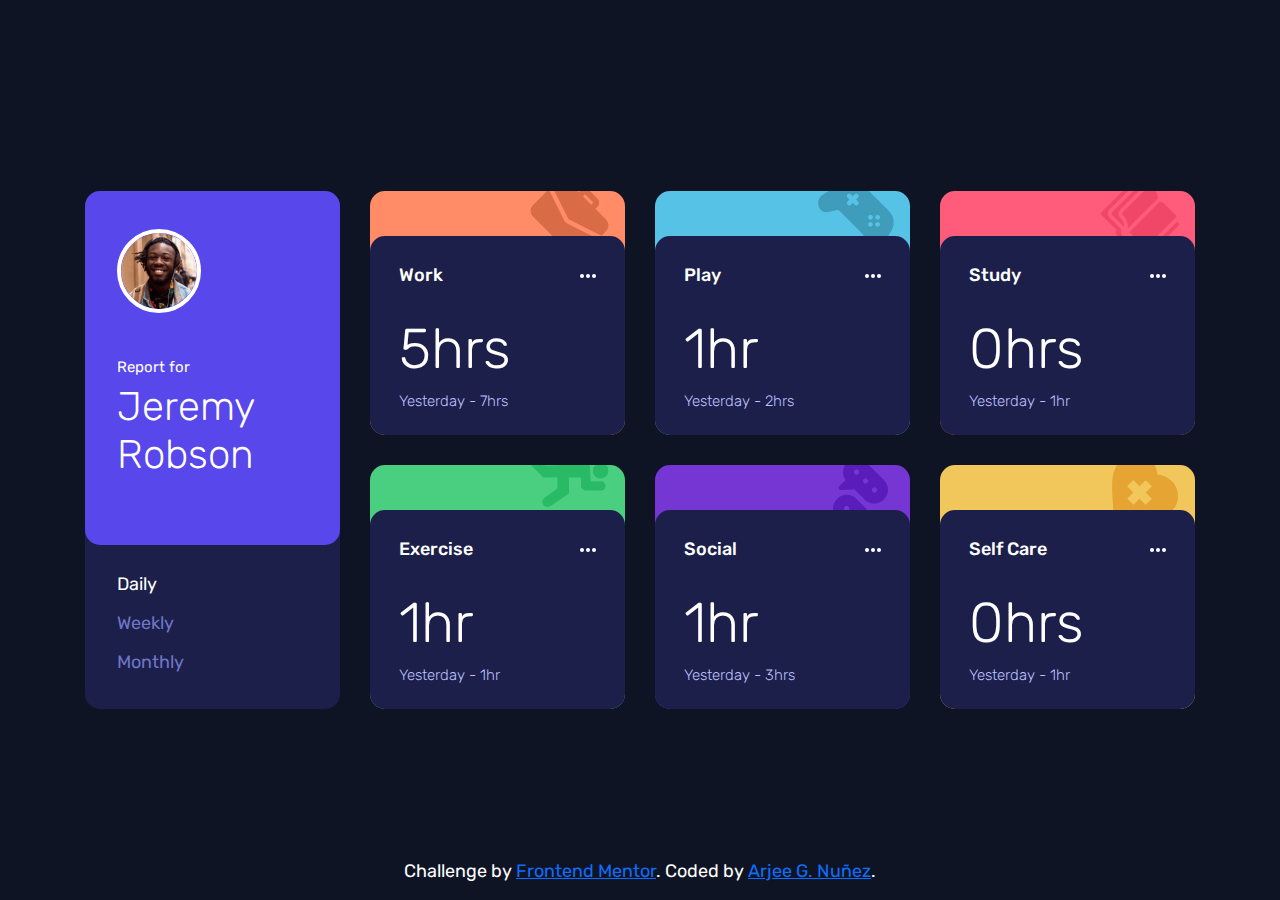
<file: index.html>
<!DOCTYPE html>
<html lang="en-US">
    <head>
        <meta charset="utf-8" />
        <meta name="viewport" content="width=device-width, initial-scale=1.0, maximum-scale=1.0" />
        <title>Frontend Mentor | Time tracking dashboard</title>
        <link rel="icon" type="image/png" sizes="32x32" href="./public/assets/favicon-32x32.png" />
        <link rel="stylesheet" type="text/css" href="https://cdn.jsdelivr.net/npm/bootstrap@5.3.6/dist/css/bootstrap.min.css" />
        <link rel="preconnect" href="https://fonts.googleapis.com" />
        <link rel="preconnect" href="https://fonts.gstatic.com" crossorigin />
        <link href="https://fonts.googleapis.com/css2?family=Rubik:ital,wght@0,300..900;1,300..900&display=swap" rel="stylesheet" />
        <link rel="stylesheet" type="text/css" href="./public/styles/index.css" />
        <script defer src="https://cdn.jsdelivr.net/npm/bootstrap@5.3.6/dist/js/bootstrap.bundle.min.js"></script>
        <script defer type="module" src="./public/scripts/index.js"></script>
    </head>
    <body>
        <main class="wrapper">
            <div class="dashboard">
                <div class="dashboard-profile">
                    <div class="profile-wrapper">
                        <img src="./public/assets/image-jeremy.png" class="wrapper-img" alt="avatar" />
                        <div>
                            <p class="wrapper-text">Report for</p>
                            <h1 class="wrapper-title">Jeremy Robson</h1>
                        </div>
                    </div>
                    <ul class="profile-links">
                        <li class="links-link active">Daily</li>
                        <li class="links-link">Weekly</li>
                        <li class="links-link">Monthly</li>
                    </ul>
                </div>
                <div class="dashboard-metrics"></div>
            </div>
            <div class="attribution">Challenge by <a href="https://www.frontendmentor.io?ref=challenge" target="_blank">Frontend Mentor</a>. Coded by <a href="#">Arjee G. Nuñez</a>.</div>
        </main>
    </body>
</html>
</file>
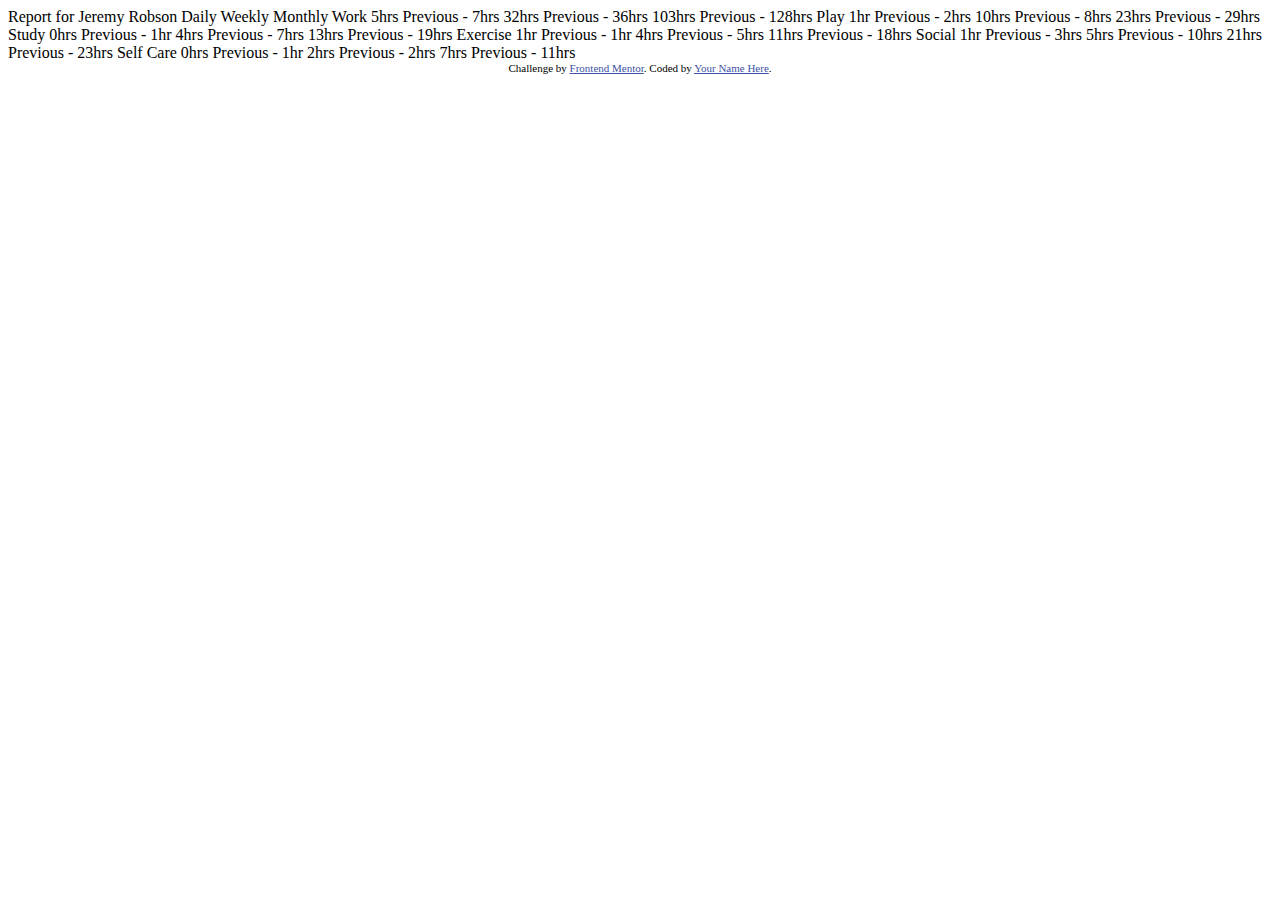
<file: fem/time-tracking-dashboard-main/index.html>
<!DOCTYPE html>
<html lang="en">
<head>
  <meta charset="UTF-8">
  <meta name="viewport" content="width=device-width, initial-scale=1.0"> <!-- displays site properly based on user's device -->

  <link rel="icon" type="image/png" sizes="32x32" href="./images/favicon-32x32.png">
  
  <title>Frontend Mentor | Time tracking dashboard</title>

  <!-- Feel free to remove these styles or customise in your own stylesheet 👍 -->
  <style>
    .attribution { font-size: 11px; text-align: center; }
    .attribution a { color: hsl(228, 45%, 44%); }
  </style>
</head>
<body>

  Report for
  Jeremy Robson

  Daily
  Weekly
  Monthly

  Work
  5hrs <!-- daily -->
  Previous - 7hrs <!-- daily -->
  32hrs <!-- weekly -->
  Previous - 36hrs <!-- weekly -->
  103hrs <!-- monthly -->
  Previous - 128hrs <!-- monthly -->

  Play
  1hr <!-- daily -->
  Previous - 2hrs <!-- daily -->
  10hrs <!-- weekly -->
  Previous - 8hrs <!-- weekly -->
  23hrs <!-- monthly -->
  Previous - 29hrs <!-- monthly -->

  Study
  0hrs <!-- daily -->
  Previous - 1hr <!-- daily -->
  4hrs <!-- weekly -->
  Previous - 7hrs <!-- weekly -->
  13hrs <!-- monthly -->
  Previous - 19hrs <!-- monthly -->

  Exercise
  1hr <!-- daily -->
  Previous - 1hr <!-- daily -->
  4hrs <!-- weekly -->
  Previous - 5hrs <!-- weekly -->
  11hrs <!-- monthly -->
  Previous - 18hrs <!-- monthly -->

  Social
  1hr <!-- daily -->
  Previous - 3hrs <!-- daily -->
  5hrs <!-- weekly -->
  Previous - 10hrs <!-- weekly -->
  21hrs <!-- monthly -->
  Previous - 23hrs <!-- monthly -->

  Self Care
  0hrs <!-- daily -->
  Previous - 1hr <!-- daily -->
  2hrs <!-- weekly -->
  Previous - 2hrs <!-- weekly -->
  7hrs <!-- monthly -->
  Previous - 11hrs <!-- monthly -->

  
  <div class="attribution">
    Challenge by <a href="https://www.frontendmentor.io?ref=challenge" target="_blank">Frontend Mentor</a>. 
    Coded by <a href="#">Your Name Here</a>.
  </div>
</body>
</html>
</file>
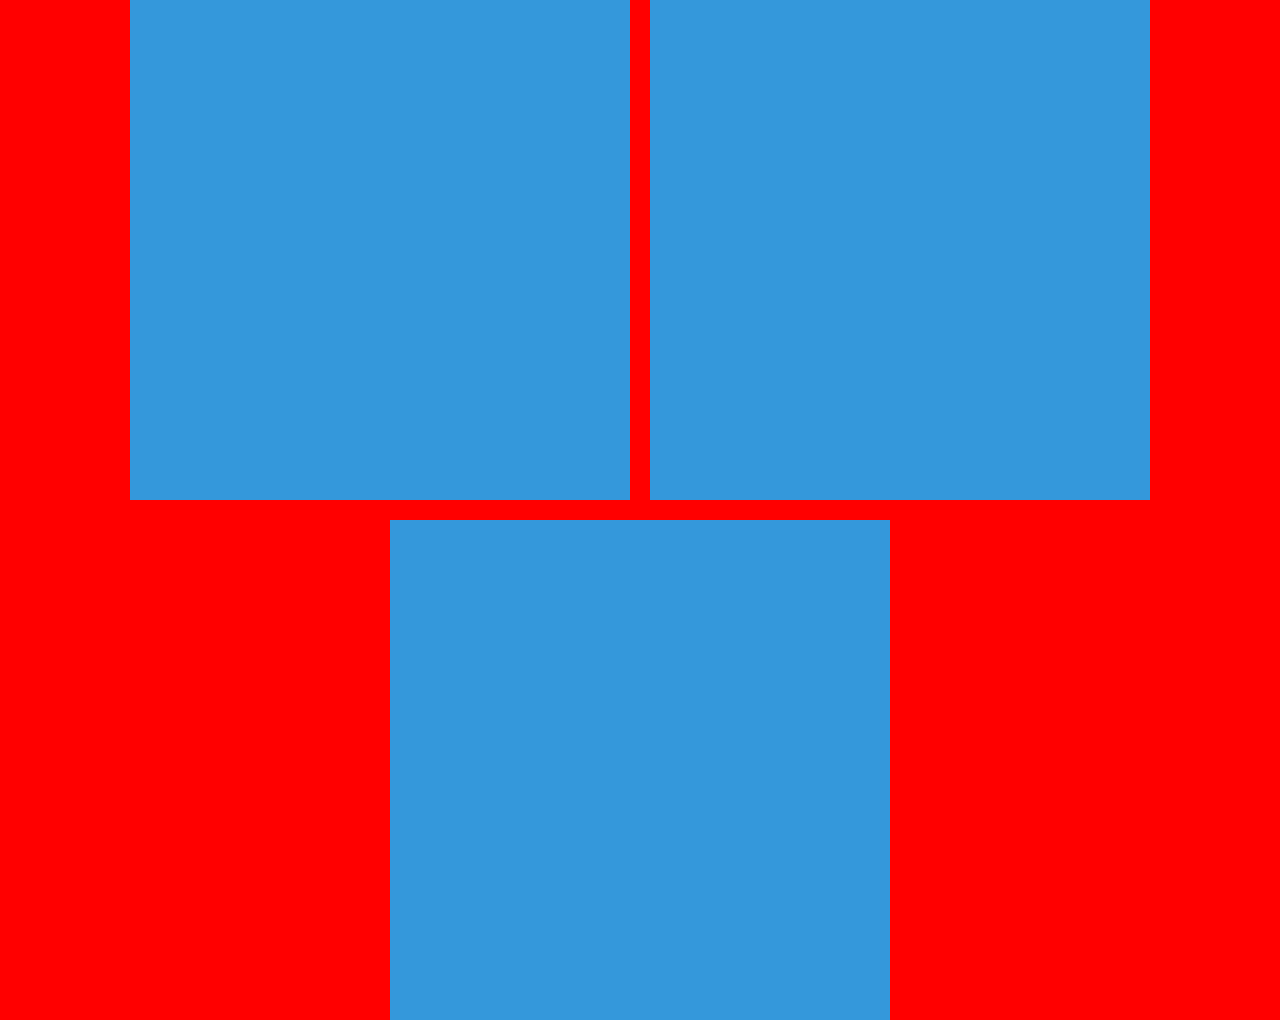
<file: index2.html>
<!DOCTYPE html>
<html lang="en">
    <head>
        <meta charset="UTF-8" />
        <meta name="viewport" content="width=device-width, initial-scale=1.0" />
        <title>Document</title>
        <style>
            html,
            body {
                height: 100%;
                margin: 0;
                padding: 0;
                background-color: blue;
            }
            .wrapper {
                width: 100%;
                height: fit-content;
                min-height: 100vh;
                display: flex;
                flex-flow: row wrap;
                justify-content: center;
                align-items: center;
                gap: 20px;
                background-color: red;
            }
            .square {
                width: 500px;
                height: 500px;
                background-color: #3498db;
            }
        </style>
    </head>
    <body>
        <div class="wrapper">
            <div class="square"></div>
            <div class="square"></div>
            <div class="square"></div>
        </div>
    </body>
</html>
</file>
<file: public/styles/index.css>
:root {
    --color-purple-600: hsl(246, 80%, 60%);
    --color-purple-500: hsl(235, 45%, 61%);
    --color-navy-200: hsl(236, 100%, 87%);
    --color-navy-950: hsl(226, 43%, 10%);
    --color-navy-900: hsl(235, 46%, 20%);
    --color-work: hsl(15, 100%, 70%); /* Work */
    --color-play: hsl(195, 74%, 62%); /* Play */
    --color-study: hsl(348, 100%, 68%); /* Study*/
    --color-exercise: hsl(145, 58%, 55%); /* Exercise */
    --color-social: hsl(264, 64%, 52%); /* Social */
    --color-self-care: hsl(43, 84%, 65%); /* Self care */
}

* {
    box-sizing: border-box;
}

html,
body {
    height: 100%;
    margin: 0;
    padding: 0;
    font-size: 18px;
    font-family: 'Rubik', sans-serif;
    color: white;
}

main {
    position: relative;
    width: 100%;
    height: 100dvh;
    min-height: fit-content;
    display: flex;
    flex-flow: row wrap;
    justify-content: center;
    align-items: center;
    position: relative;
    background-color: var(--color-navy-950);
}

.dashboard {
    max-width: 1110px;
    min-height: 518px;
    display: flex;
    flex-flow: row wrap;
    margin: 48px 24px;
    gap: 30px;
}

.dashboard-profile {
    flex: 3.091;
    min-width: 255px;
    background-color: var(--color-navy-900);
    border-radius: 15px;
}

.profile-wrapper {
    width: 100%;
    height: 100%;
    max-height: 354px;
    background-color: var(--color-purple-600);
    border-radius: 15px;
    display: flex;
    flex-direction: column;
    padding: 38px 32px;
}

.wrapper-text,
.wrapper-title {
    color: white;
    margin: 0;
}

.wrapper-text {
    font-size: 15px;
    margin-bottom: 4px;
}

.wrapper-title {
    font-size: 40px;
    font-weight: 300;
}

ul {
    list-style-type: none;
    padding: 0;
    margin: 0;
    color: var(--color-purple-500);
    margin: 26px 32px 0 32px;
    max-height: 105px;
    height: 100%;
    display: flex;
    flex-direction: column;
    justify-content: space-between;
}

li {
    cursor: pointer;
}

li:hover {
    color: white;
}

.wrapper-img {
    width: 84px;
    height: 84px;
    border: 4px solid white;
    border-radius: 50%;
    margin-bottom: 43px;
}

.dashboard-metrics {
    flex: 10;
    display: flex;
    flex-flow: row wrap;
    gap: 30px;
    /* height: fit-content; */
}

.metrics-metric {
    flex: 1;
    background-color: var(--color-navy-900);
    min-width: 254px;
    min-height: 160px;
    border-radius: 15px;
    overflow: hidden;
    display: flex;
    align-items: flex-end;
    position: relative;
}

.metric-img {
    position: absolute;
    right: 16px;
    top: -12px;
}

.metric-card {
    width: 100%;
    max-height: 199px;
    background-color: var(--color-navy-900);
    padding: 29px;
    border-radius: 15px 15px 0 0;
    z-index: 1;
}

.metric-card:hover {
    background-color: var(--color-purple-500);
    transition: all ease-in-out 0.15s;
}

.card-header {
    display: flex;
    justify-content: space-between;
    align-items: center;
    margin-bottom: 29px;
}

h3 {
    padding: 0;
    margin: 0;
    color: white;
    font-size: 18px;
    font-weight: 500;
}

.ellipsis {
    width: 16px;
    height: 100%;
    display: flex;
    justify-content: space-between;
    cursor: pointer;
}

.dot {
    width: 4px;
    height: 4px;
    background-color: white;
    border-radius: 50%;
}

.card-hours {
    margin: 0;
    font-size: 56px;
    font-weight: 300;
    color: white;
    margin-bottom: 4px;
}

.card-text {
    font-size: 15px;
    color: var(--color-navy-200);
    font-weight: 300;
}

.attribution {
    position: absolute;
    bottom: 15px;
    left: 50%;
    transform: translateX(-50%);
    width: 100%;
    text-align: center;
}

.active {
    color: white;
}

@media (max-width: 800px) {
    .dashboard {
        gap: 24px;
    }
    .dashboard-profile {
        width: 100%;
        max-width: 100%;
        max-height: 203px;
    }

    .profile-wrapper {
        max-height: 133px;
        padding: 24px;
        flex-direction: row;
        text-align: left;
    }
    .profile-wrapper div {
        display: flex;
        flex-flow: column;
        justify-content: center;
        margin-left: 20px;
    }
    .wrapper-title {
        font-size: 24px;
    }
    ul {
        display: flex;
        flex-flow: row wrap;
        justify-content: space-between;
        margin: 24px 32px;
        height: auto;
    }
    li {
        margin: 0;
        padding: 0;
    }

    .dashboard-metrics {
        gap: 24px;
    }

    .metrics-metric {
        max-height: 160px;
    }

    .metric-card {
        max-height: 122px;
    }

    .card-header {
        margin-bottom: 8px;
    }

    .card-text-container {
        display: flex;
        flex-direction: row;
        justify-content: space-between;
        align-items: center;
    }

    .card-hours {
        font-size: 32px;
        padding: 0;
        margin: 0;
    }
    .card-text {
        font-size: 15px;
        margin: 0;
        padding: 0;
    }
    .attribution {
        font-size: 12px;
    }
}
</file>
